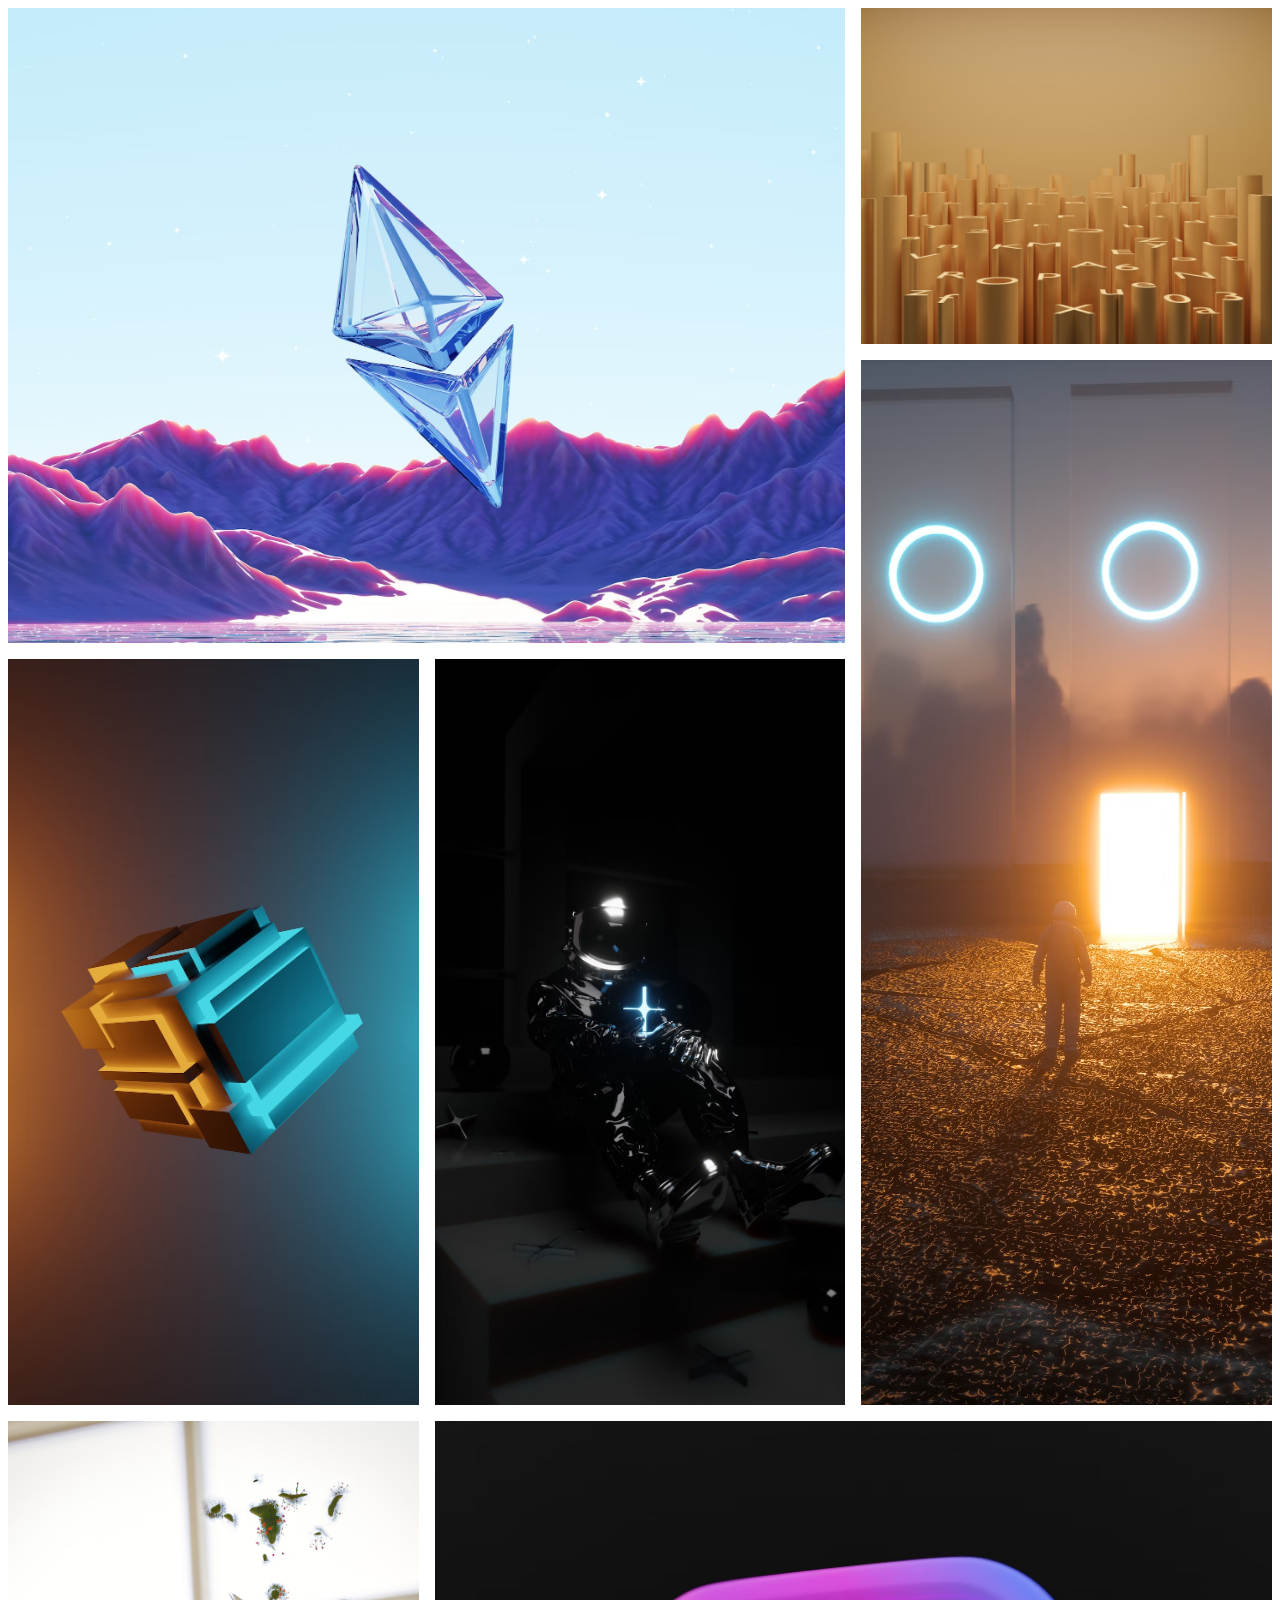
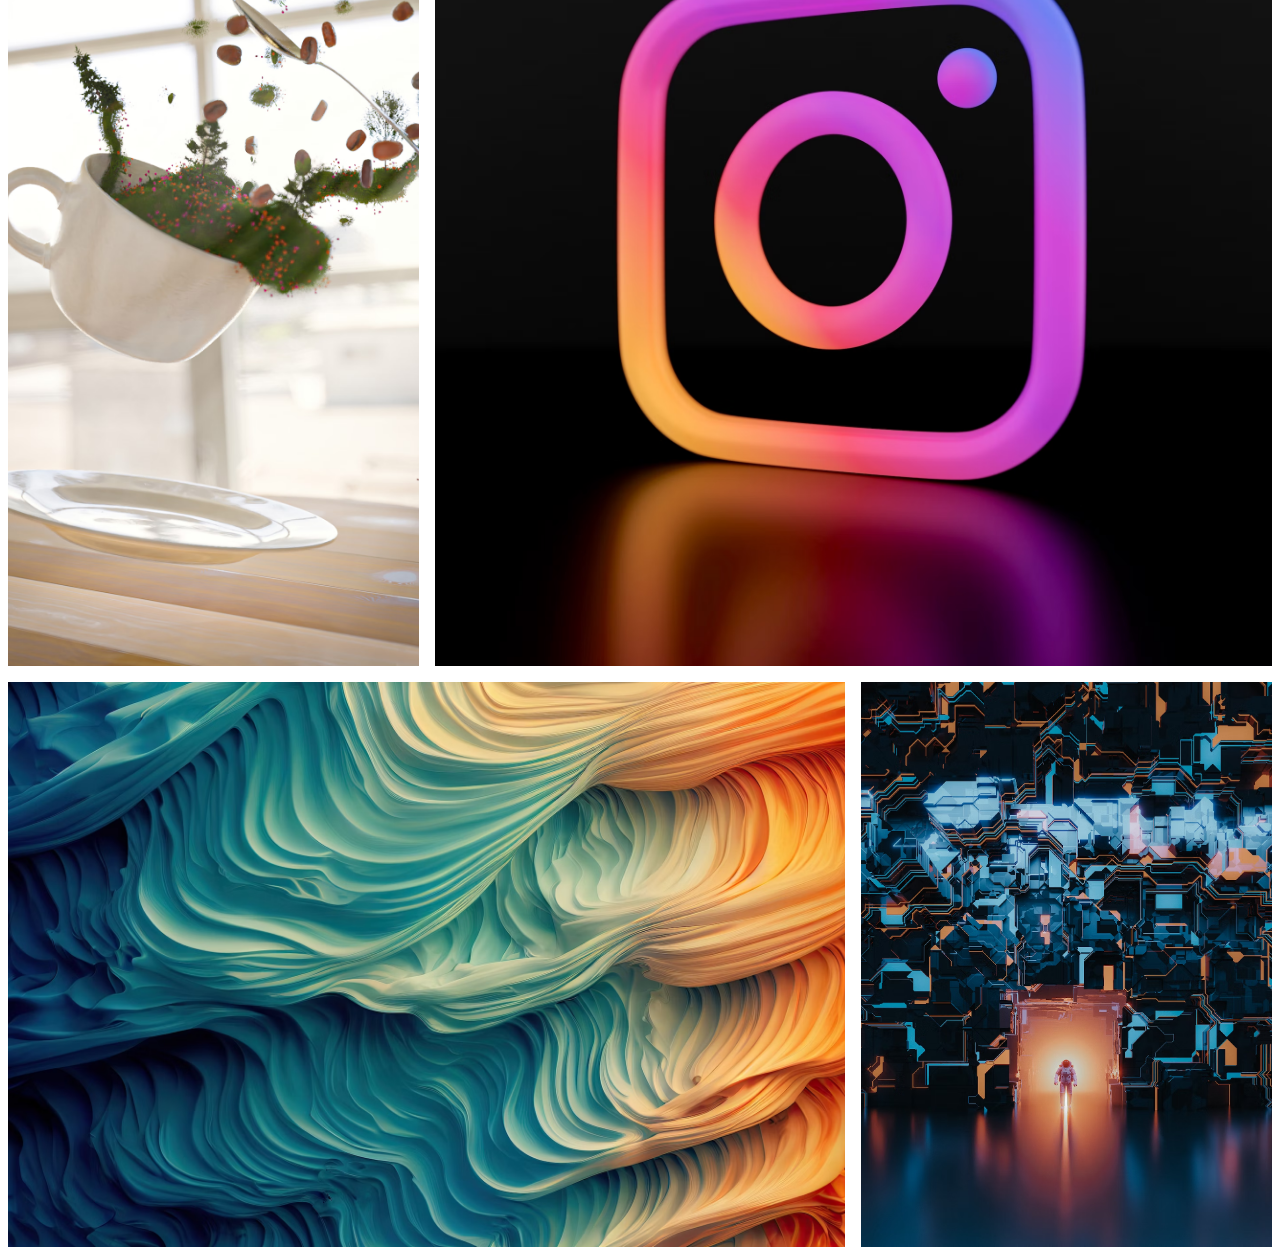
<file: index.html>
<!DOCTYPE html>
<html lang="en">
<head>
    <meta charset="UTF-8">
    <meta name="viewport" content="width=device-width, initial-scale=1.0">
    <title>Grid | Portfolio Website</title>
    <link rel="preconnect" href="https://fonts.googleapis.com">
    <link rel="preconnect" href="https://fonts.gstatic.com" crossorigin>
    <link href="https://fonts.googleapis.com/css2?family=Poppins:wght@400;700&display=swap" rel="stylesheet">

    <link rel="stylesheet" href="styles.css">
</head>
<body>
    <div class="project-grid">
        <div class="project" id="eth">
            <img src="images/eth.avif" alt="">
            <p class="overlay">VIEW PROJECT</p>
        </div>
        <div class="project" id="alphabet">
            <img src="images/alphabet.avif" alt="">
            <p class="overlay">VIEW PROJECT</p>
        </div>
        <div class="project" id="traveler">
            <img src="images/traveler.avif" alt="">
            <p class="overlay">VIEW PROJECT</p>
        </div>
        <div class="project" id="cube">
            <img src="images/cube.avif" alt="">
            <p class="overlay">VIEW PROJECT</p>
        </div>
        <div class="project" id="astro">
            <img src="images/astro.avif" alt="">
            <p class="overlay">VIEW PROJECT</p>
        </div>
        <div class="project" id="cup">
            <img src="images/cup.avif" alt="">
            <p class="overlay">VIEW PROJECT</p>
        </div>
        <div class="project" id="insta">
            <img src="images/insta.avif" alt="">
            <p class="overlay">VIEW PROJECT</p>
        </div>
        <div class="project" id="foam">
            <img src="images/foam.avif" alt="">
            <p class="overlay">VIEW PROJECT</p>
        </div>
        <div class="project" id="dimensional">
            <img src="images/dimensional.avif" alt="">
            <p class="overlay">VIEW PROJECT</p>
        </div>
    </div>
</body>
</html>
</file>
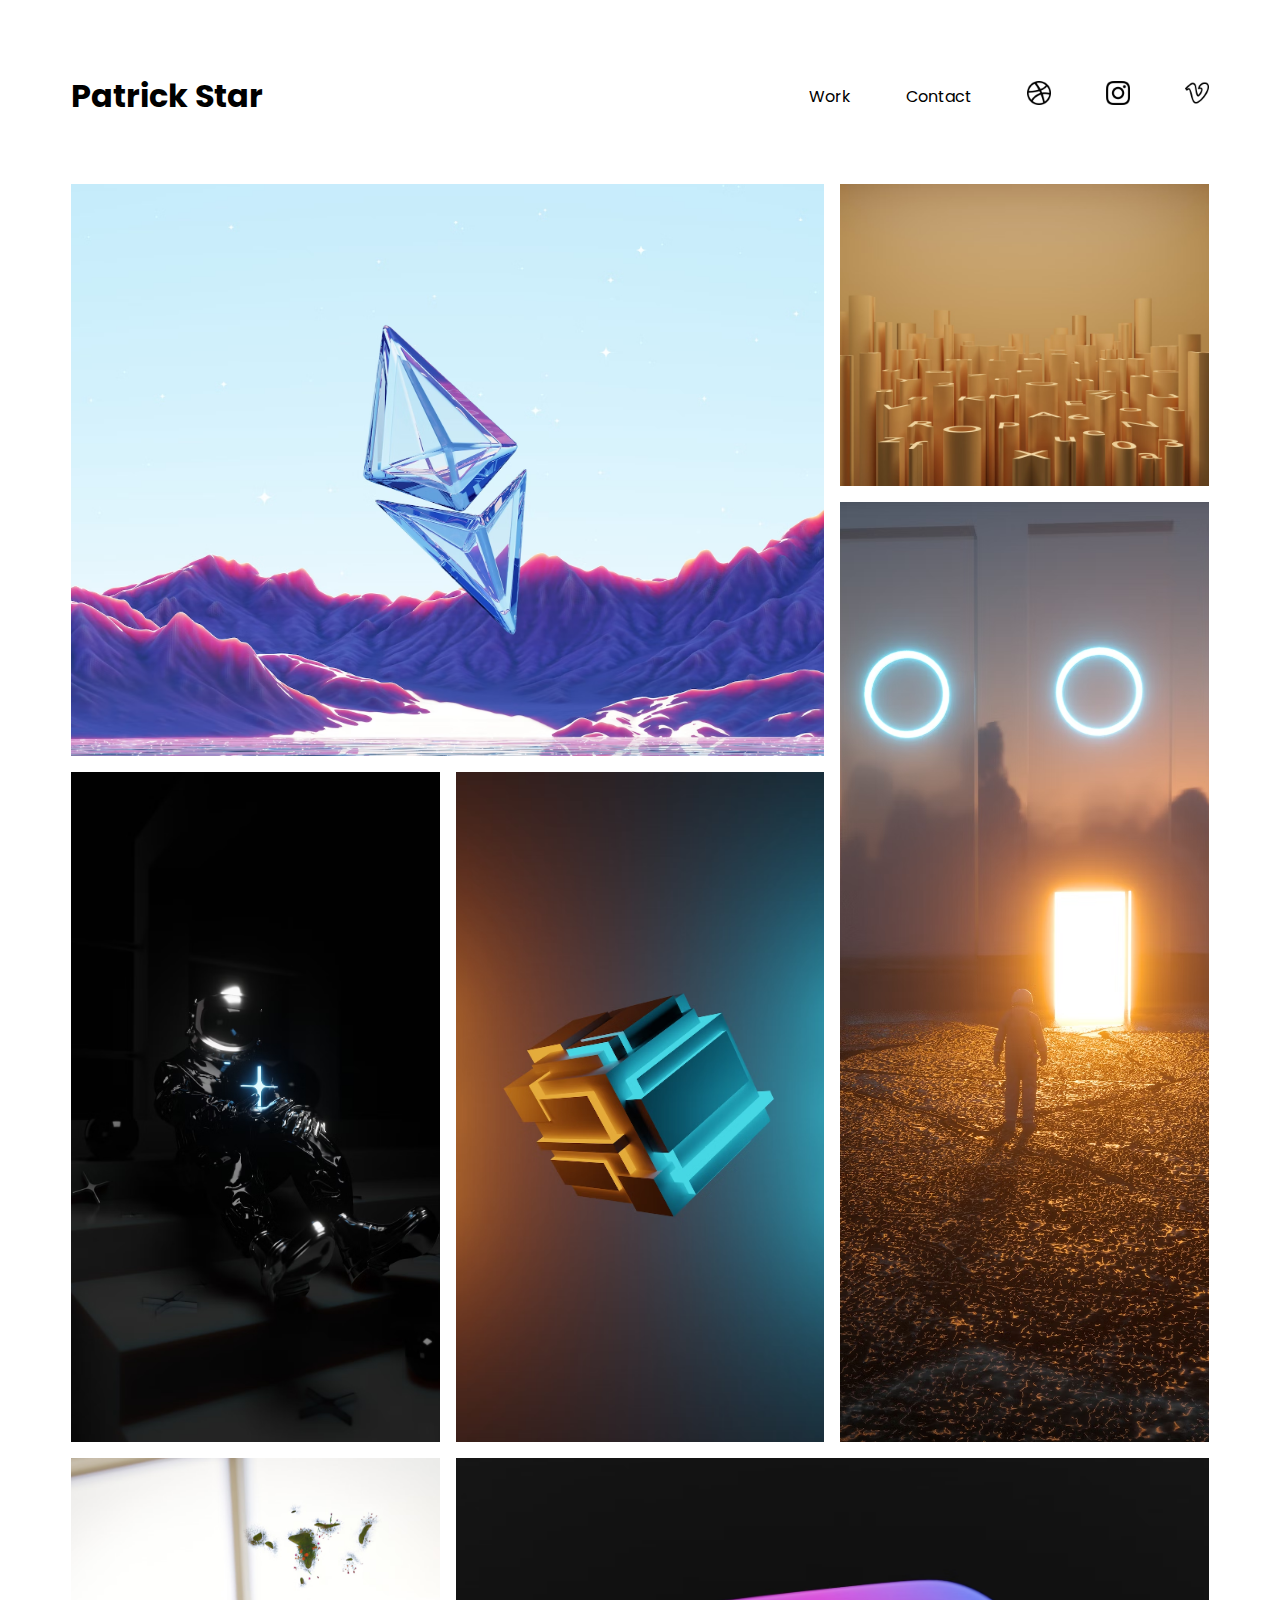
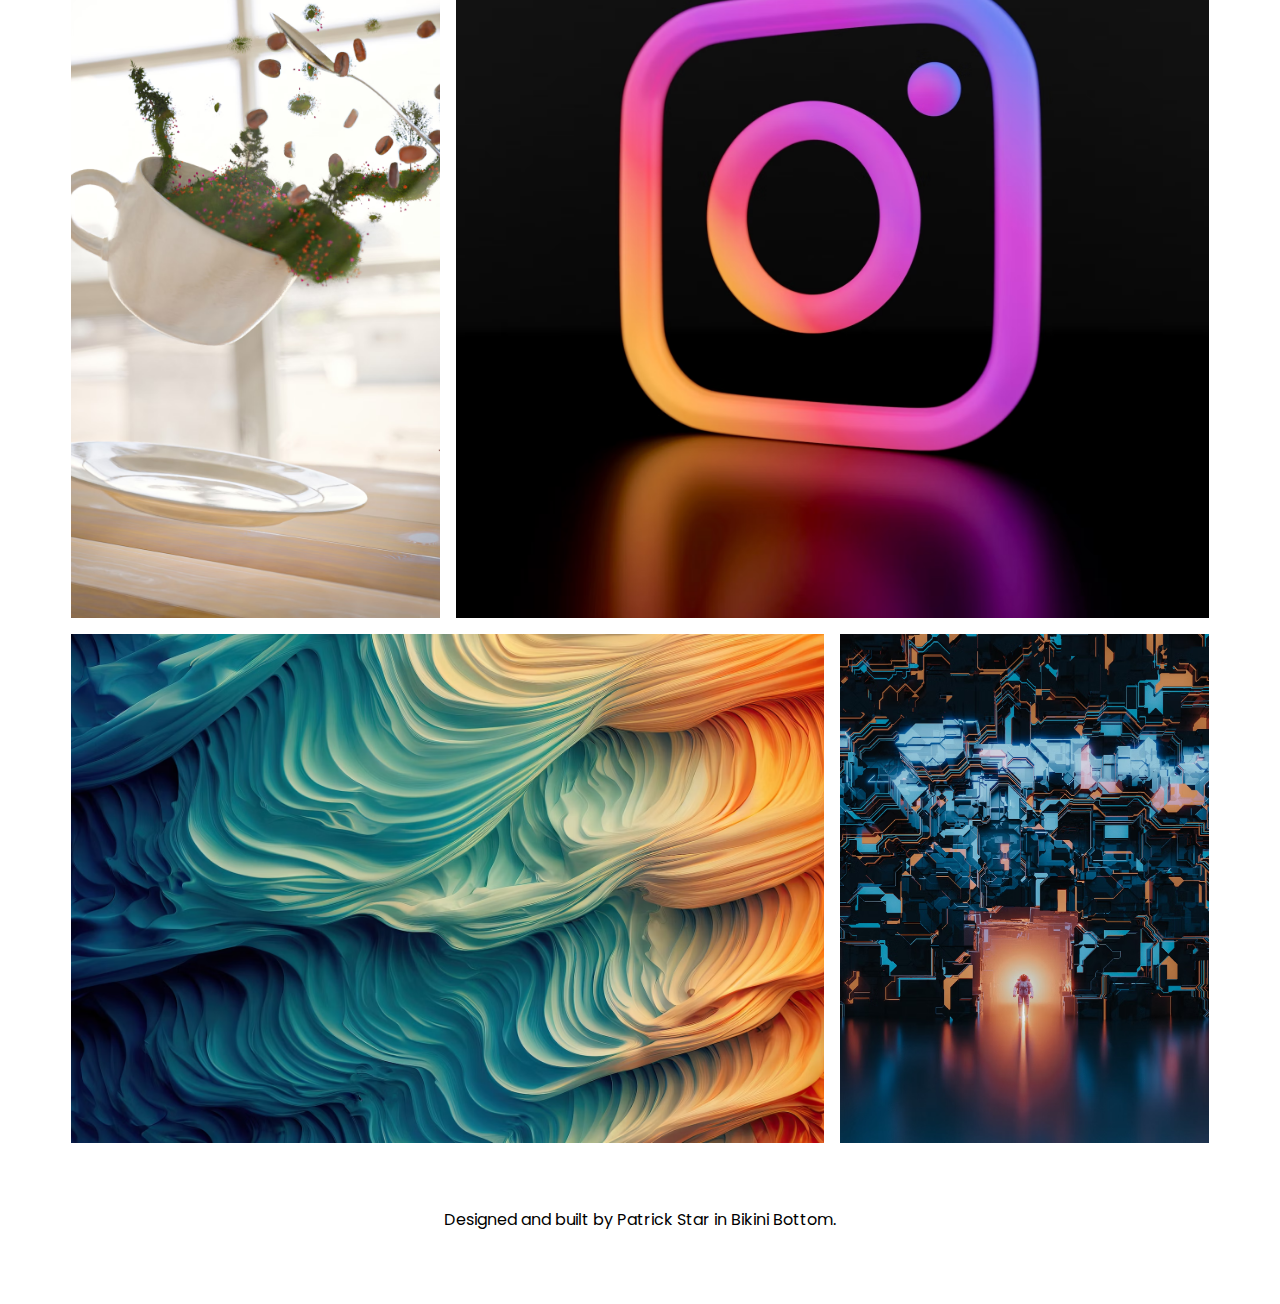
<file: colt's grid/index.html>
<!DOCTYPE html>
<html lang="en">

<head>
    <meta charset="UTF-8" />
    <meta http-equiv="X-UA-Compatible" content="IE=edge" />
    <meta name="viewport" content="width=device-width, initial-scale=1.0" />
    <link rel="preconnect" href="https://fonts.googleapis.com">
    <link rel="preconnect" href="https://fonts.gstatic.com" crossorigin>
    <link href="https://fonts.googleapis.com/css2?family=Poppins:wght@400;700&display=swap" rel="stylesheet">
    <link rel="stylesheet" href="styles.css" />
    <title>Portfolio Site</title>
</head>

<body>
    <div class="container">
        <header class="navbar">
            <div class="left">Patrick Star</div>
            <nav class="right">
                <a href="#work">Work</a>
                <a href="#contact">Contact</a>
                <a href="#dribble">
                    <img src="images/dribble_icon.png" alt="">
                </a>
                <a href="#dribble">
                    <img src="images/insta_icon.png" alt="">
                </a>
                <a href="#dribble">
                    <img src="images/v_icon.png" alt="">
                </a>
            </nav>
            <div class="hamburger">
                <div class="bar1"></div>
                <div class="bar2"></div>
                <div class="bar3"></div>
            </div>
        </header>
        <nav class="mobileNav">
            <a href="#work">Work</a>
            <a href="#contact">Contact</a>
            <a href="#dribble">
                <img src="images/dribble_icon.png" alt="">
            </a>
            <a href="#dribble">
                <img src="images/insta_icon.png" alt="">
            </a>
            <a href="#dribble">
                <img src="images/v_icon.png" alt="">
            </a>
        </nav>
        <div class="project-grid">
            <div class="project" id="eth">
                <img src="images/eth.avif" alt="">
                <p class="overlay">VIEW PROJECT</p>
            </div>
            <div class="project" id="alphabet">
                <img src="images/alphabet.avif" alt="">
                <p class="overlay">VIEW PROJECT</p>
            </div>
            <div class="project" id="traveler">
                <img src="images/traveler.avif" alt="">
                <p class="overlay">VIEW PROJECT</p>
            </div>
            <div class="project" id="cube">
                <img src="images/cube.avif" alt="">
                <p class="overlay">VIEW PROJECT</p>
            </div>
            <div class="project" id="astro">
                <img src="images/astro.avif" alt="">
                <p class="overlay white">VIEW PROJECT</p>
            </div>
            <div class="project" id="cup">
                <img src="images/cup.avif" alt="">
                <p class="overlay">VIEW PROJECT</p>
            </div>
            <div class="project" id="insta">
                <img src="images/insta.avif" alt="">
                <p class="overlay white">VIEW PROJECT</p>
            </div>
            <div class="project" id="foam">
                <img src="images/foam.avif" alt="">
                <p class="overlay">VIEW PROJECT</p>
            </div>
            <div class="project" id="dimensional">
                <img src="images/dimensional.avif" alt="">
                <p class="overlay white">VIEW PROJECT</p>
            </div>
        </div>
        <footer class="footer">Designed and built by Patrick Star in Bikini Bottom.</footer>
    </div>

    <script src="index.js"></script>
</body>

</html>
</file>
<file: styles.css>
body {
    font-family: "Poppins", sans-serif;
}

.container {
    width: 90%;
    margin: 0 auto;
    padding: 0 16px;
}

.navbar {
    display: flex;
    justify-content: space-between;
    padding: 64px 0;
}

.navbar .left  {
    font-size: 32px;
    font-weight: bold;
}

.navbar .right {
    width: 400px;
    display: flex;
    justify-content: space-between;
    align-items: center;
}

.navbar .right a {
    text-decoration: none;
    color: black;
}
.navbar .right a:hover {
    text-decoration: underline;
}

.navbar .right img{
    width: 24px;
    height: 24px;
}

.project-grid {
    display: grid;
    grid-gap: 16px;
    grid-template-areas: 
    "eth eth alphabet"
    "eth eth traveler"
    "cube astro traveler"
    "cup insta insta"
    "cup insta insta"
    "foam foam dimensional"
    "foam foam dimensional";
}

#eth {
    grid-area: eth;
}

#alphabet {
    grid-area: alphabet;
}

#traveler {
    grid-area: traveler;
}

#cube {
    grid-area: cube;
}

#astro {
    grid-area: astro;
}

#cup {
    grid-area: cup;
}

#insta {
    grid-area: insta;
}

#foam {
    grid-area: foam;
}

#dimensional {
    grid-area: dimensional;
}

.project {
    /* width: 300px; */
    position: relative;
}

.project img {
    width: 100%;
    object-fit: cover;
    height: 100%;
}

.project .overlay {
    background-color: rgba(255, 255, 255, 0.1);
    position: absolute;
    top: 0;
    right: 0;
    width: 100%;
    height: 100%;
    display: flex;
    justify-content: center;
    align-items: center;
    margin: 0;
    font-size: 36px;
    font-weight: bold;
    letter-spacing: 2px;
    opacity: 0;
    transition: all 0.2s ease;
}

.overlay.white {
    color: white;
}

.project .overlay:hover {
    opacity: 1;
    cursor: pointer;
}

footer {
    text-align: center;
    margin: 24px;
}

@media only screen and (max-width: 1100px) {
    .container {
        width: 100%;
    }
    .project-grid {
        max-width: 100%;
        grid-template-areas: 
            "eth eth"
            "alphabet"
            "traveler"
            "cube astro"
            "insta insta"
            "cup cup"
            "foam foam"
            "dimensional dimensional";
    }
}
@media only screen and (max-width: 768px) {
    .project-grid {
        max-width: 100%;
        grid-template-areas: 
            "eth eth"
            "alphabet alphabet"
            "traveler traveler"
            "cube astro"
            "insta insta"
            "cup cup"
            "foam foam"
            "dimensional dimensional";
    }
    
    .project .overlay {
        font-size: 24px;
    }
}

/* NAVBAR */
/* .navbar {
    display: flex;
    justify-content: space-between;
}

.navbar .artist {
    display: flex;
    justify-content: center;
    align-items: center;
}

.artist h1 {
    margin-right: 20px;
} */

/* .artist p {
    background-color: white;
    border-radius: 20px;
    border: 2px solid rgb(240, 240, 240);
    padding: 4px;
} */

/* .navbar .links {
    width: 30%;
    display: flex;
    justify-content: space-between;
    align-items: center;
}

.links a {
    color: black;
    text-decoration: none;
}

.links a:hover {
    text-decoration: underline;
}

.links img {
    width: 24px;
} */
</file>
<file: colt's grid/styles.css>
body {
  font-family: "Poppins", sans-serif;
}

.container {
  max-width: 90%;
  margin: 0 auto;
  padding: 0 16px;
}
.navbar {
  display: flex;
  justify-content: space-between;
  padding: 64px 0;
}
.navbar .left {
  font-size: 32px;
  font-weight: bold;
}
.navbar .right {
  width: 400px;
  display: flex;
  justify-content: space-between;
  align-items: center;
}
.navbar .right a {
  text-decoration: none;
  color: black;
}
.navbar .right a:hover {
  text-decoration: underline;
}

.navbar .right img {
  width: 24px;
  height: 24px;
}

.bar1,
.bar2,
.bar3 {
  background-color: black;
  height: 4px;
  width: 36px;
  margin: 3px;
  border-radius: 10px;
}

.navbar .hamburger {
  display: none;
}

.navbar .hamburger:hover {
  cursor: pointer;
}

.mobileNav {
  width: 80px;
  background-color: white;
  height: 100vh;
  display: flex;
  flex-direction: column;
  justify-content: center;
  align-items: center;
  position: fixed;
  z-index: 2;
  top: 0;
  right: -160px;
  padding: 16px;
  transition: transform 0.3s;
}
.mobileNav img {
  width: 24px;
  height: 24px;
}

.openDrawer {
  transform: translateX(-160px);
}

.mobileNav a {
  text-decoration: none;
  color: black;
  margin: 16px 0;
}
.mobileNav a:hover {
  text-decoration: underline;
}

.project-grid {
  display: grid;
  grid-template-areas:
    "eth eth alphabet"
    "eth eth traveler"
    "astro cube traveler"
    "cup insta insta"
    "cup insta insta"
    "foam foam dimensional"
    "foam foam dimensional";
  grid-gap: 16px;
  width: 100%;
}

#eth {
  grid-area: eth;
}
#alphabet {
  grid-area: alphabet;
}
#traveler {
  grid-area: traveler;
}
#astro {
  grid-area: astro;
}
#cube {
  grid-area: cube;
}
#cup {
  grid-area: cup;
}
#insta {
  grid-area: insta;
}
#foam {
  grid-area: foam;
}
#dimensional {
  grid-area: dimensional;
}

.project {
  /* width: 600px; */
  position: relative;
}

.project img {
  width: 100%;
  object-fit: cover;
  height: 100%;
}

.project .overlay {
  background-color: rgba(255, 255, 255, 0.1);
  position: absolute;
  top: 0;
  left: 0;
  width: 100%;
  height: 100%;
  display: flex;
  justify-content: center;
  align-items: center;
  margin: 0;
  font-size: 36px;
  font-weight: bold;
  letter-spacing: 2px;
  opacity: 0;
  transition: all 0.2s ease;
}

.project .overlay:hover {
  opacity: 1;
  cursor: pointer;
}

.overlay.white {
  color: white;
}

.footer {
  text-align: center;
  padding: 64px;
}

@media only screen and (max-width: 1100px) {
  .container {
    max-width: 100%;
  }
  .project-grid {
    max-width: 100%;
    grid-template-areas:
      "eth eth"
      "alphabet traveler"
      "astro cube"
      "insta insta"
      "cup foam"
      "dimensional dimensional";
  }
}

@media only screen and (max-width: 768px) {
  .project-grid {
    margin-top: 100px;
  }
  .navbar {
    padding: 16px 24px;
    box-sizing: border-box;
    position: fixed;
    top: 0;
    left: 0;
    z-index: 3;
    background-color: white;
    width: 100%;
  }
  .navbar .right {
    display: none;
  }
  .navbar .hamburger {
    display: flex;
    flex-direction: column;
    justify-content: center;
    align-items: center;
  }
  .footer {
    font-size: 14px;
    padding: 32px;
  }
  .project-grid {
    grid-template-areas:
      "eth eth"
      "alphabet alphabet"
      "traveler traveler"
      "astro cube"
      "insta insta"
      "cup cup"
      "foam foam"
      "dimensional dimensional";
  }
  .project .overlay {
    font-size: 24px;
  }
}

.animateBar1 {
  animation: flipBar1 0.5s;
  animation-fill-mode: forwards;
}
.animateBar2 {
  animation: fadeBar2 0.5s;
  animation-fill-mode: forwards;
}
.animateBar3 {
  animation: flipBar3 0.5s;
  animation-fill-mode: forwards;
}
@keyframes flipBar1 {
  from {
    transform: rotate(0);
  }
  to {
    transform: rotate(45deg) translate(4px, 10px);
  }
}

@keyframes fadeBar2 {
  from {
    transform: scaleX(1);
    opacity: 1;
  }
  to {
    transform: scaleX(0);
    opacity: 0;
  }
}

@keyframes flipBar3 {
  from {
    transform: rotate(0);
  }
  to {
    transform: rotate(-45deg) translate(4px, -10px);
  }
}
</file>
